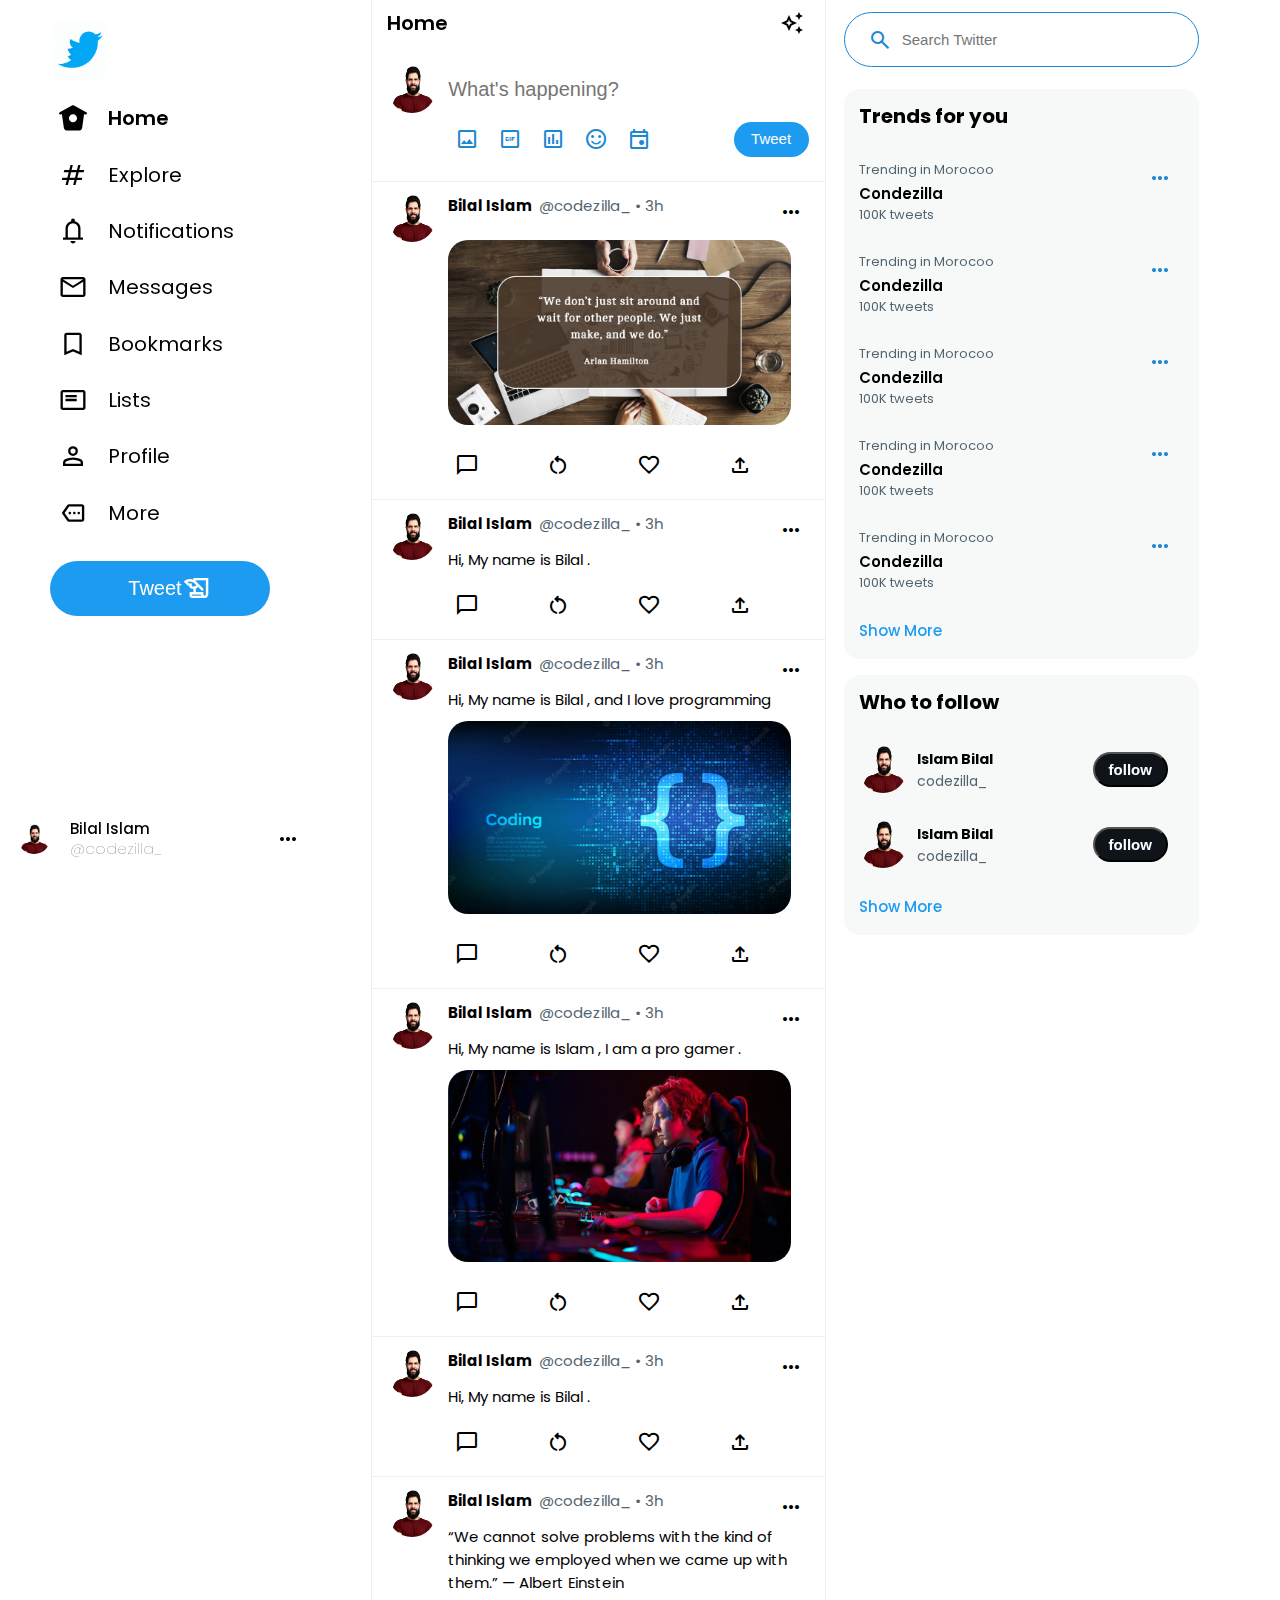
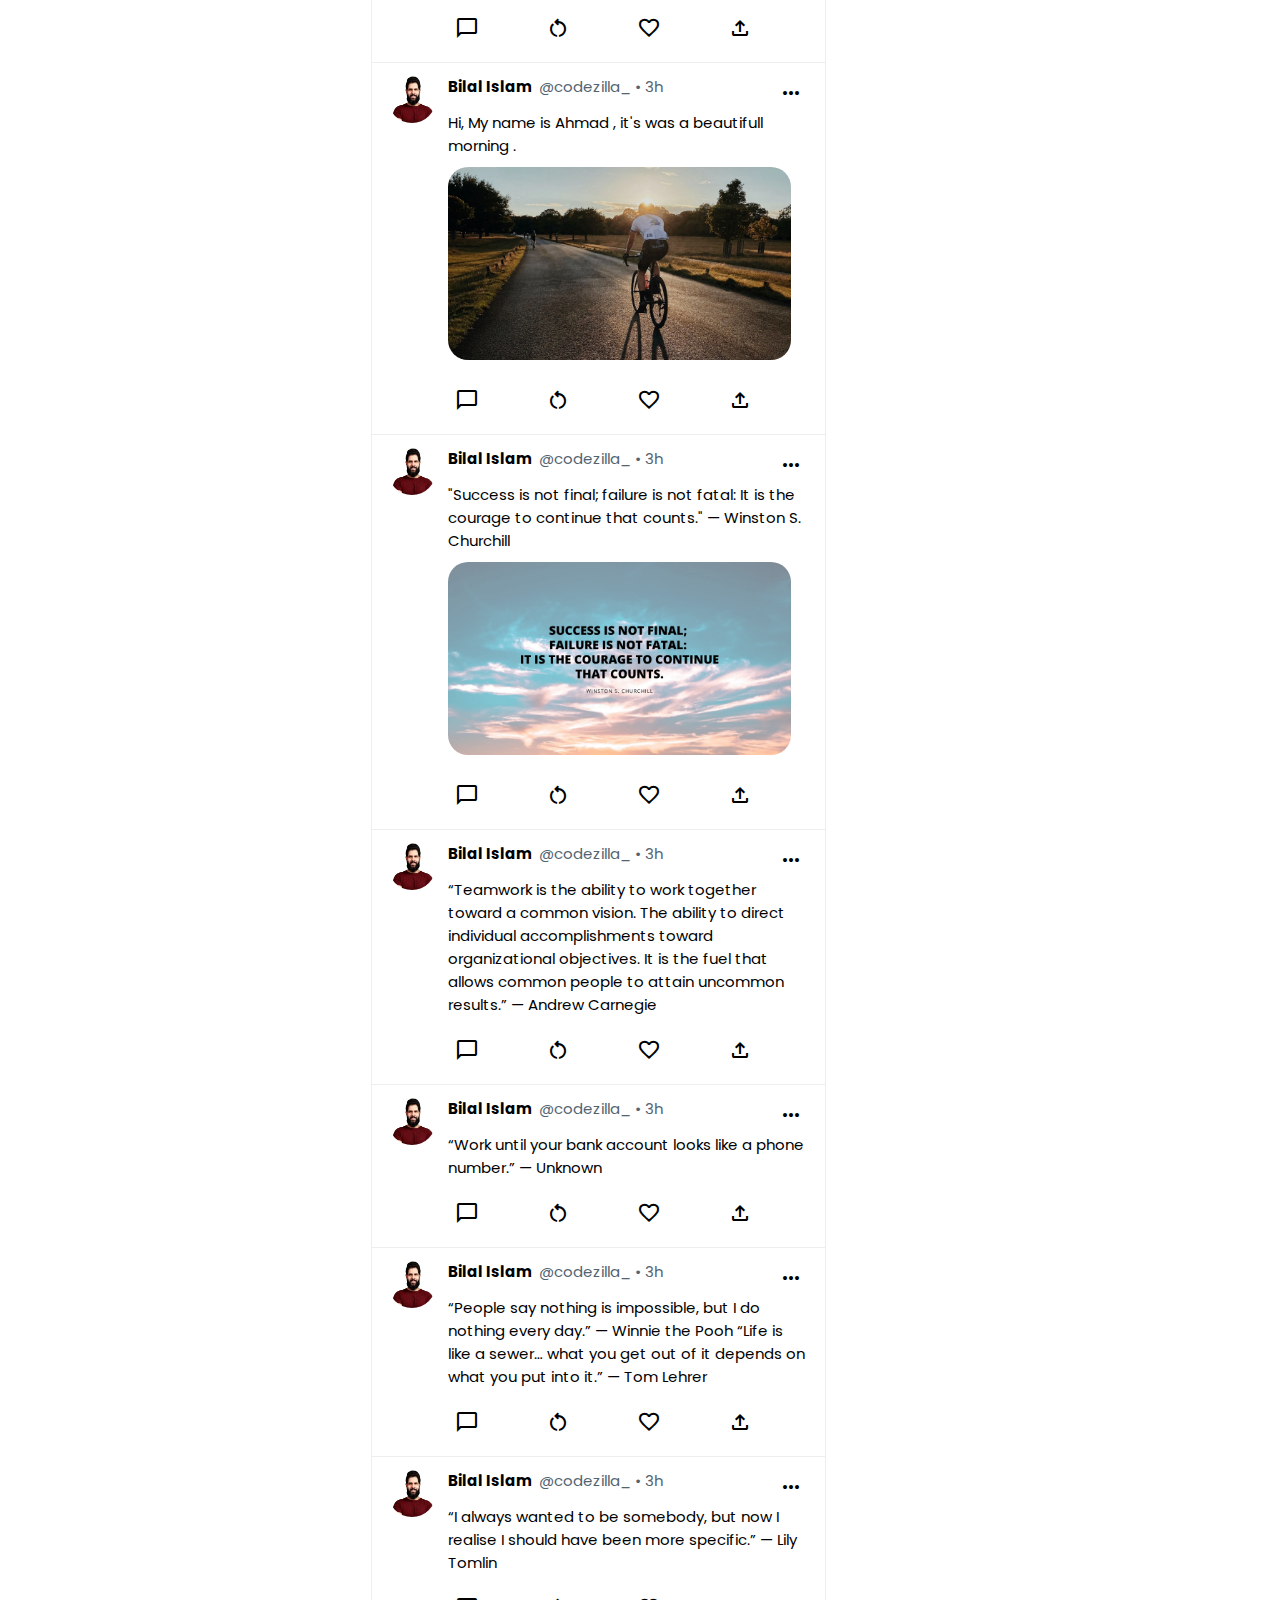
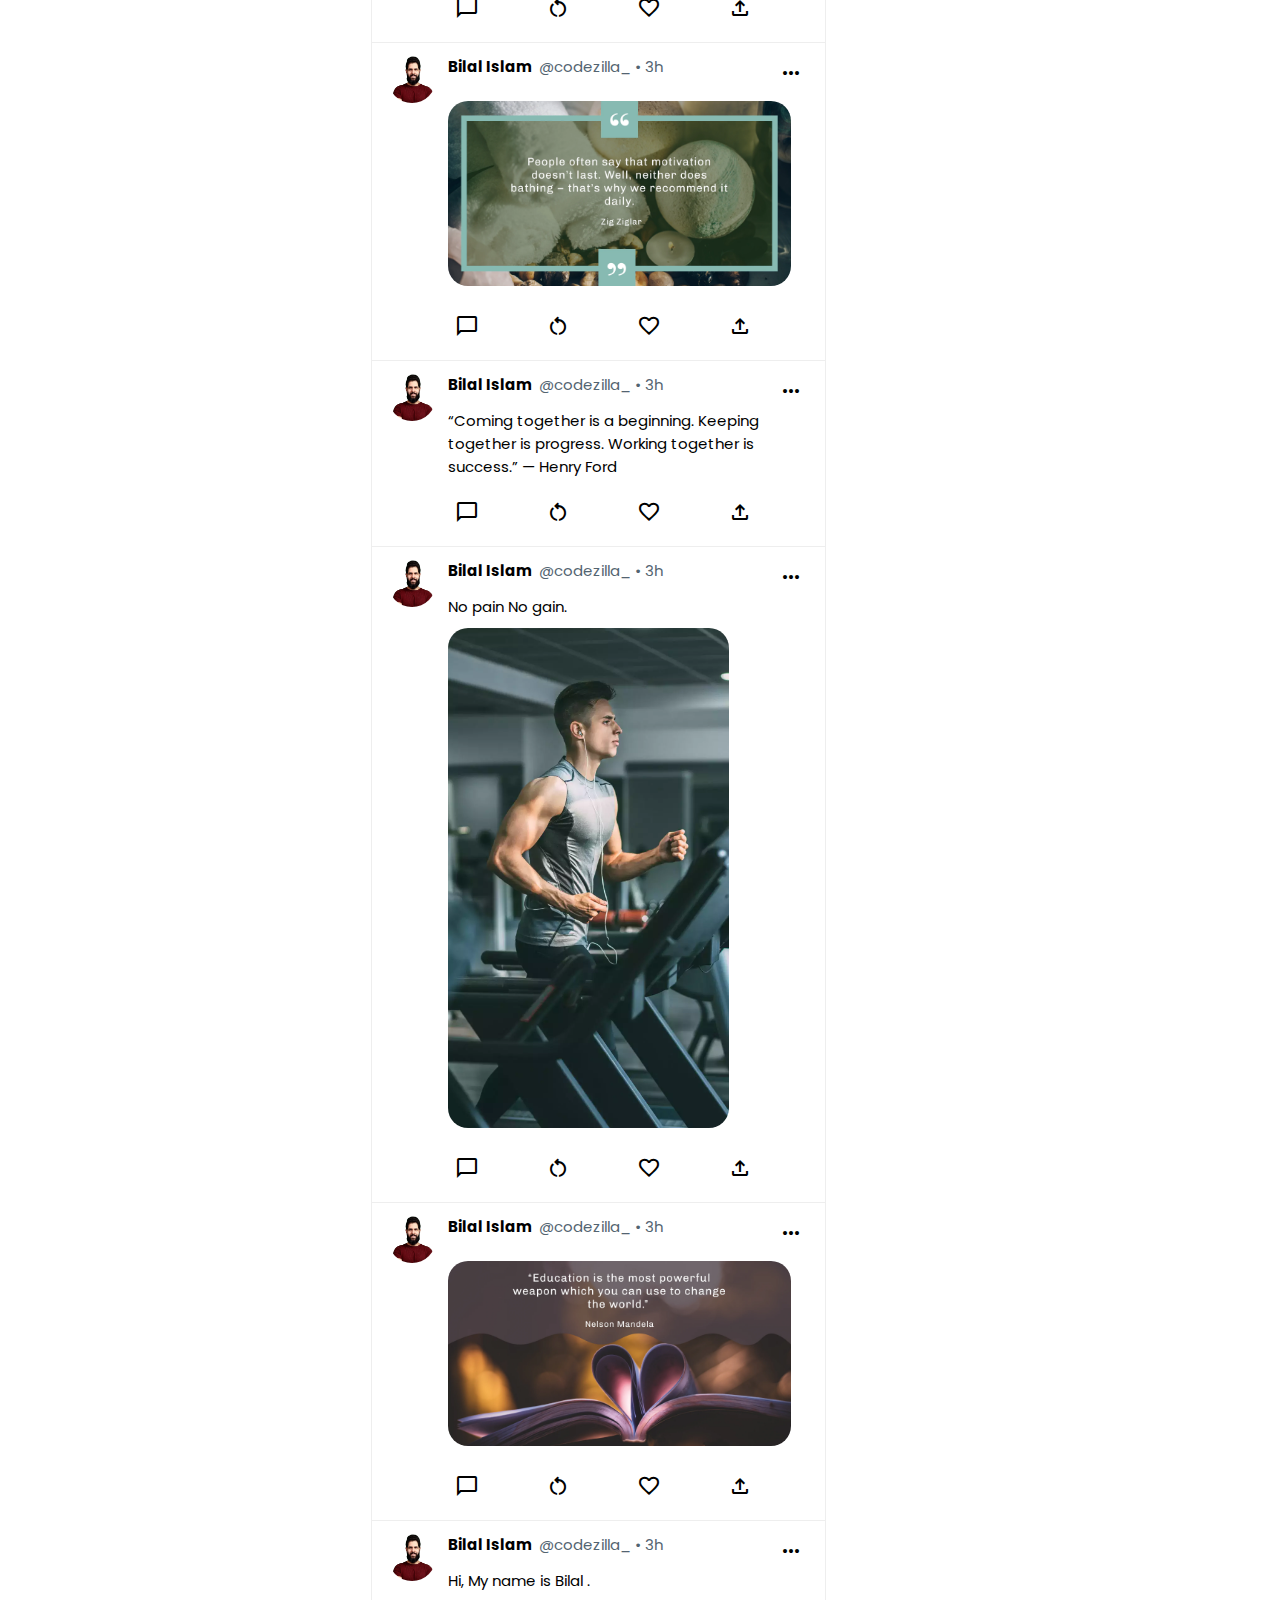
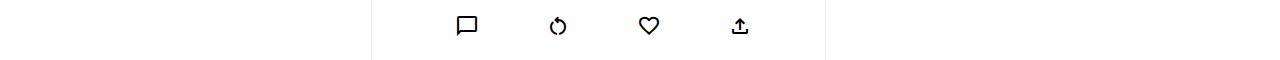
<file: Index.html>
<!DOCTYPE html>
<html lang="en">
  <head>
    <meta charset="UTF-8" />
    <meta http-equiv="X-UA-Compatible" content="IE=edge" />
    <link
      rel="shortcut icon"
      href="images/icons8-twitter-100.png"
      type="image/x-icon"
    />
    <link
      rel="stylesheet"
      href="https://fonts.googleapis.com/css2?family=Material+Symbols+Outlined:opsz,wght,FILL,GRAD@48,400,0,0"
    />
    <link rel="stylesheet" href="Main2.Css" />
    <meta name="viewport" content="width=device-width, initial-scale=1.0" />
    <title>Twitter</title>
  </head>
  <body>
    <header>
      <div class="nav_links">
        <span href="#" class="logo">
          <img src="images/icons8-twitter.gif" alt=""
        /></span>
        <a href="#" class="active">
          <svg
            viewBox="0 0 24 24"
            aria-hidden="true"
            class="r-18jsvk2 r-4qtqp9 r-yyyyoo r-lwhw9o r-dnmrzs r-bnwqim r-1plcrui r-lrvibr r-cnnz9e"
          >
            <g>
              <path
                d="M22.58 7.35L12.475 1.897c-.297-.16-.654-.16-.95 0L1.425 7.35c-.486.264-.667.87-.405 1.356.18.335.525.525.88.525.16 0 .324-.038.475-.12l.734-.396 1.59 11.25c.216 1.214 1.31 2.062 2.66 2.062h9.282c1.35 0 2.444-.848 2.662-2.088l1.588-11.225.737.398c.485.263 1.092.082 1.354-.404.263-.486.08-1.093-.404-1.355zM12 15.435c-1.795 0-3.25-1.455-3.25-3.25s1.455-3.25 3.25-3.25 3.25 1.455 3.25 3.25-1.455 3.25-3.25 3.25z"
              ></path>
            </g>
          </svg>
          <span>Home</span>
        </a>
        <a href="#" class="mcha">
          <i class="material-symbols-outlined mcha">tag</i>
          <span>Explore</span></a
        >
        <a href="#" class="bka">
          <i class="material-symbols-outlined bka"> search </i>
          <span>Notifications</span></a
        >
        <a href="#">
          <i class="material-symbols-outlined"> notifications </i>
          <span>Notifications</span></a
        >

        <a href="#"
          ><i class="material-symbols-outlined"> mail </i><span>Messages</span>
        </a>
        <a href="#" class="mcha">
          <i class="material-symbols-outlined mcha"> bookmark </i>
          <span>Bookmarks</span></a
        >
        <a href="#" class="mcha">
          <i class="material-symbols-outlined mcha"> featured_play_list </i>
          <span>Lists</span></a
        >
        <a href="#" class="mcha">
          <i class="material-symbols-outlined mcha"> person </i>
          <span>Profile</span></a
        >
        <a href="#" class="mcha">
          <i class="material-symbols-outlined mcha"> more </i>
          <span>More</span></a
        >

        <button class="tweet-button">
          <a href="signup.html">
            <span>Tweet</span>
            <i class="material-symbols-outlined"> history_edu </i></a
          >
        </button>
      </div>
      <div class="main_account">
        <a href="#">
          <img src="images/profile-pic.png" />
          <div>
            <span class="account-name">Bilal Islam</span>
            <span class="account-handle">@codezilla_</span>
          </div>
          <i class="material-symbols-outlined"> more_horiz </i>
        </a>
      </div>
    </header>

    <main>
      <div class="main-flex">
        <div class="main-feed">
          <div class="home-bar">
            <span>Home</span>
            <i class="material-symbols-outlined backhover"> auto_awesome </i>
          </div>
          <div class="tweet-box">
            <img class="tweet_img" src="images/profile-pic.png" />
            <div class="new-tweet-dettails">
              <input type="text" placeholder="What's happening?" />
              <div class="new-tweet-actions">
                <ul>
                  <li><i class="material-symbols-outlined"> image </i></li>
                  <li><i class="material-symbols-outlined"> gif_box </i></li>
                  <li><i class="material-symbols-outlined"> poll </i></li>
                  <li>
                    <i class="material-symbols-outlined">
                      sentiment_satisfied
                    </i>
                  </li>
                  <li>
                    <i class="material-symbols-outlined"> event </i>
                  </li>
                </ul>
                <button class="tweet-button">
                  <a href="signup.html"> Tweet</a>
                </button>
              </div>
            </div>
          </div>
          <div class="feed-tweet">
            <img class="tweet_img" src="images/profile-pic.png" />
            <div class="feed-tweet-dettails">
              <div class="tweeter-dettails">
                <div>
                  <a href="#" class="tweeter-name">Bilal Islam</a>
                  <span class="Tweeter-handle">@codezilla_ &#8226; 3h </span>
                </div>
                <i class="material-symbols-outlined backhover">more_horiz</i>
              </div>
              <div class="tweet-content">
                <img src="images/Arlan_Hamilton.webp" alt="" />
              </div>
              <div class="tweet-icons">
                <i class="material-symbols-outlined"> chat_bubble_outline </i>
                <i class="material-symbols-outlined"> restart_alt </i>
                <i class="material-symbols-outlined favorite">
                  favorite_border
                </i>
                <i class="material-symbols-outlined"> upload </i>
              </div>
            </div>
          </div>
          <div class="feed-tweet">
            <img class="tweet_img" src="images/profile-pic.png" />
            <div class="feed-tweet-dettails">
              <div class="tweeter-dettails">
                <div>
                  <a href="#" class="tweeter-name">Bilal Islam</a>
                  <span class="Tweeter-handle">@codezilla_ &#8226; 3h </span>
                </div>
                <i class="material-symbols-outlined backhover">more_horiz</i>
              </div>
              <div class="tweet-content">
                <p>Hi, My name is Bilal .</p>
              </div>
              <div class="tweet-icons">
                <i class="material-symbols-outlined"> chat_bubble_outline </i>
                <i class="material-symbols-outlined"> restart_alt </i>
                <i class="material-symbols-outlined favorite">
                  favorite_border
                </i>
                <i class="material-symbols-outlined"> upload </i>
              </div>
            </div>
          </div>
          <div class="feed-tweet">
            <img class="tweet_img" src="images/profile-pic.png" />
            <div class="feed-tweet-dettails">
              <div class="tweeter-dettails">
                <div>
                  <a href="#" class="tweeter-name">Bilal Islam</a>
                  <span class="Tweeter-handle">@codezilla_ &#8226; 3h </span>
                </div>
                <i class="material-symbols-outlined backhover">more_horiz</i>
              </div>
              <div class="tweet-content">
                <p>Hi, My name is Bilal , and I love programming</p>
                <img
                  src="images/programming-code-icon-made-with-binary-code-coding-hacker-matrix-background-with-digits-1-0_127544-1141.webp"
                />
              </div>
              <div class="tweet-icons">
                <i class="material-symbols-outlined"> chat_bubble_outline </i>
                <i class="material-symbols-outlined"> restart_alt </i>
                <i class="material-symbols-outlined favorite">
                  favorite_border
                </i>
                <i class="material-symbols-outlined"> upload </i>
              </div>
            </div>
          </div>
          <div class="feed-tweet">
            <img class="tweet_img" src="images/profile-pic.png" />
            <div class="feed-tweet-dettails">
              <div class="tweeter-dettails">
                <div>
                  <a href="#" class="tweeter-name">Bilal Islam</a>
                  <span class="Tweeter-handle">@codezilla_ &#8226; 3h </span>
                </div>
                <i class="material-symbols-outlined backhover">more_horiz</i>
              </div>
              <div class="tweet-content">
                <p>Hi, My name is Islam , I am a pro gamer .</p>
                <img
                  src="images/_124986241_gettyimages-1310145791.jpg"
                  alt=""
                />
              </div>
              <div class="tweet-icons">
                <i class="material-symbols-outlined"> chat_bubble_outline </i>
                <i class="material-symbols-outlined"> restart_alt </i>
                <i class="material-symbols-outlined favorite">
                  favorite_border
                </i>
                <i class="material-symbols-outlined"> upload </i>
              </div>
            </div>
          </div>
          <div class="feed-tweet">
            <img class="tweet_img" src="images/profile-pic.png" />
            <div class="feed-tweet-dettails">
              <div class="tweeter-dettails">
                <div>
                  <a href="#" class="tweeter-name">Bilal Islam</a>
                  <span class="Tweeter-handle">@codezilla_ &#8226; 3h </span>
                </div>
                <i class="material-symbols-outlined backhover">more_horiz</i>
              </div>
              <div class="tweet-content">
                <p>Hi, My name is Bilal .</p>
              </div>
              <div class="tweet-icons">
                <i class="material-symbols-outlined"> chat_bubble_outline </i>
                <i class="material-symbols-outlined"> restart_alt </i>
                <i class="material-symbols-outlined favorite">
                  favorite_border
                </i>
                <i class="material-symbols-outlined"> upload </i>
              </div>
            </div>
          </div>
          <div class="feed-tweet">
            <img class="tweet_img" src="images/profile-pic.png" />
            <div class="feed-tweet-dettails">
              <div class="tweeter-dettails">
                <div>
                  <a href="#" class="tweeter-name">Bilal Islam</a>
                  <span class="Tweeter-handle">@codezilla_ &#8226; 3h </span>
                </div>
                <i class="material-symbols-outlined backhover">more_horiz</i>
              </div>
              <div class="tweet-content">
                <p>
                  “We cannot solve problems with the kind of thinking we
                  employed when we came up with them.” — Albert Einstein
                </p>
              </div>
              <div class="tweet-icons">
                <i class="material-symbols-outlined"> chat_bubble_outline </i>
                <i class="material-symbols-outlined"> restart_alt </i>
                <i class="material-symbols-outlined favorite">
                  favorite_border
                </i>
                <i class="material-symbols-outlined"> upload </i>
              </div>
            </div>
          </div>
          <div class="feed-tweet">
            <img class="tweet_img" src="images/profile-pic.png" />
            <div class="feed-tweet-dettails">
              <div class="tweeter-dettails">
                <div>
                  <a href="#" class="tweeter-name">Bilal Islam</a>
                  <span class="Tweeter-handle">@codezilla_ &#8226; 3h </span>
                </div>
                <i class="material-symbols-outlined backhover">more_horiz</i>
              </div>
              <div class="tweet-content">
                <p>Hi, My name is Ahmad , it's was a beautifull morning .</p>
                <img src="images/Benefits of cycling.webp" alt="" />
              </div>
              <div class="tweet-icons">
                <i class="material-symbols-outlined"> chat_bubble_outline </i>
                <i class="material-symbols-outlined"> restart_alt </i>
                <i class="material-symbols-outlined favorite">
                  favorite_border
                </i>
                <i class="material-symbols-outlined"> upload </i>
              </div>
            </div>
          </div>
          <div class="feed-tweet">
            <img class="tweet_img" src="images/profile-pic.png" />
            <div class="feed-tweet-dettails">
              <div class="tweeter-dettails">
                <div>
                  <a href="#" class="tweeter-name">Bilal Islam</a>
                  <span class="Tweeter-handle">@codezilla_ &#8226; 3h </span>
                </div>
                <i class="material-symbols-outlined backhover">more_horiz</i>
              </div>
              <div class="tweet-content">
                <p>
                  "Success is not final; failure is not fatal: It is the courage
                  to continue that counts." — Winston S. Churchill
                  <img
                    src="images/Fearless_Motivational_Quote_Desktop_Wallpaper_1.webp"
                    alt=""
                  />
                </p>
              </div>
              <div class="tweet-icons">
                <i class="material-symbols-outlined"> chat_bubble_outline </i>
                <i class="material-symbols-outlined"> restart_alt </i>
                <i class="material-symbols-outlined favorite">
                  favorite_border
                </i>
                <i class="material-symbols-outlined"> upload </i>
              </div>
            </div>
          </div>
          <div class="feed-tweet">
            <img class="tweet_img" src="images/profile-pic.png" />
            <div class="feed-tweet-dettails">
              <div class="tweeter-dettails">
                <div>
                  <a href="#" class="tweeter-name">Bilal Islam</a>
                  <span class="Tweeter-handle">@codezilla_ &#8226; 3h </span>
                </div>
                <i class="material-symbols-outlined backhover">more_horiz</i>
              </div>
              <div class="tweet-content">
                <p>
                  “Teamwork is the ability to work together toward a common
                  vision. The ability to direct individual accomplishments
                  toward organizational objectives. It is the fuel that allows
                  common people to attain uncommon results.” — Andrew Carnegie
                </p>
              </div>
              <div class="tweet-icons">
                <i class="material-symbols-outlined"> chat_bubble_outline </i>
                <i class="material-symbols-outlined"> restart_alt </i>
                <i class="material-symbols-outlined favorite">
                  favorite_border
                </i>
                <i class="material-symbols-outlined"> upload </i>
              </div>
            </div>
          </div>
          <div class="feed-tweet">
            <img class="tweet_img" src="images/profile-pic.png" />
            <div class="feed-tweet-dettails">
              <div class="tweeter-dettails">
                <div>
                  <a href="#" class="tweeter-name">Bilal Islam</a>
                  <span class="Tweeter-handle">@codezilla_ &#8226; 3h </span>
                </div>
                <i class="material-symbols-outlined backhover">more_horiz</i>
              </div>
              <div class="tweet-content">
                <p>
                  “Work until your bank account looks like a phone number.” —
                  Unknown
                </p>
              </div>
              <div class="tweet-icons">
                <i class="material-symbols-outlined"> chat_bubble_outline </i>
                <i class="material-symbols-outlined"> restart_alt </i>
                <i class="material-symbols-outlined favorite">
                  favorite_border
                </i>
                <i class="material-symbols-outlined"> upload </i>
              </div>
            </div>
          </div>
          <div class="feed-tweet">
            <img class="tweet_img" src="images/profile-pic.png" />
            <div class="feed-tweet-dettails">
              <div class="tweeter-dettails">
                <div>
                  <a href="#" class="tweeter-name">Bilal Islam</a>
                  <span class="Tweeter-handle">@codezilla_ &#8226; 3h </span>
                </div>
                <i class="material-symbols-outlined backhover">more_horiz</i>
              </div>
              <div class="tweet-content">
                <p>
                  “People say nothing is impossible, but I do nothing every
                  day.” — Winnie the Pooh “Life is like a sewer… what you get
                  out of it depends on what you put into it.” — Tom Lehrer
                </p>
              </div>
              <div class="tweet-icons">
                <i class="material-symbols-outlined"> chat_bubble_outline </i>
                <i class="material-symbols-outlined"> restart_alt </i>
                <i class="material-symbols-outlined favorite">
                  favorite_border
                </i>
                <i class="material-symbols-outlined"> upload </i>
              </div>
            </div>
          </div>
          <div class="feed-tweet">
            <img class="tweet_img" src="images/profile-pic.png" />
            <div class="feed-tweet-dettails">
              <div class="tweeter-dettails">
                <div>
                  <a href="#" class="tweeter-name">Bilal Islam</a>
                  <span class="Tweeter-handle">@codezilla_ &#8226; 3h </span>
                </div>
                <i class="material-symbols-outlined backhover">more_horiz</i>
              </div>
              <div class="tweet-content">
                <p>
                  “I always wanted to be somebody, but now I realise I should
                  have been more specific.” — Lily Tomlin
                </p>
              </div>
              <div class="tweet-icons">
                <i class="material-symbols-outlined"> chat_bubble_outline </i>
                <i class="material-symbols-outlined"> restart_alt </i>
                <i class="material-symbols-outlined favorite">
                  favorite_border
                </i>
                <i class="material-symbols-outlined"> upload </i>
              </div>
            </div>
          </div>
          <div class="feed-tweet">
            <img class="tweet_img" src="images/profile-pic.png" />
            <div class="feed-tweet-dettails">
              <div class="tweeter-dettails">
                <div>
                  <a href="#" class="tweeter-name">Bilal Islam</a>
                  <span class="Tweeter-handle">@codezilla_ &#8226; 3h </span>
                </div>
                <i class="material-symbols-outlined backhover">more_horiz</i>
              </div>
              <div class="tweet-content">
                <img src="images/Zig_Ziglar.webp" alt="" />
              </div>
              <div class="tweet-icons">
                <i class="material-symbols-outlined"> chat_bubble_outline </i>
                <i class="material-symbols-outlined"> restart_alt </i>
                <i class="material-symbols-outlined favorite">
                  favorite_border
                </i>
                <i class="material-symbols-outlined"> upload </i>
              </div>
            </div>
          </div>
          <div class="feed-tweet">
            <img class="tweet_img" src="images/profile-pic.png" />
            <div class="feed-tweet-dettails">
              <div class="tweeter-dettails">
                <div>
                  <a href="#" class="tweeter-name">Bilal Islam</a>
                  <span class="Tweeter-handle">@codezilla_ &#8226; 3h </span>
                </div>
                <i class="material-symbols-outlined backhover">more_horiz</i>
              </div>
              <div class="tweet-content">
                <p>
                  “Coming together is a beginning. Keeping together is progress.
                  Working together is success.” — Henry Ford
                </p>
              </div>
              <div class="tweet-icons">
                <i class="material-symbols-outlined"> chat_bubble_outline </i>
                <i class="material-symbols-outlined"> restart_alt </i>
                <i class="material-symbols-outlined favorite">
                  favorite_border
                </i>
                <i class="material-symbols-outlined"> upload </i>
              </div>
            </div>
          </div>
          <div class="feed-tweet">
            <img class="tweet_img" src="images/profile-pic.png" />
            <div class="feed-tweet-dettails">
              <div class="tweeter-dettails">
                <div>
                  <a href="#" class="tweeter-name">Bilal Islam</a>
                  <span class="Tweeter-handle">@codezilla_ &#8226; 3h </span>
                </div>
                <i class="material-symbols-outlined backhover">more_horiz</i>
              </div>
              <div class="tweet-content">
                <p>No pain No gain.</p>
                <img src="images/91740413.webp" alt="" />
              </div>
              <div class="tweet-icons">
                <i class="material-symbols-outlined"> chat_bubble_outline </i>
                <i class="material-symbols-outlined"> restart_alt </i>
                <i class="material-symbols-outlined favorite">
                  favorite_border
                </i>
                <i class="material-symbols-outlined"> upload </i>
              </div>
            </div>
          </div>
          <div class="feed-tweet">
            <img class="tweet_img" src="images/profile-pic.png" />
            <div class="feed-tweet-dettails">
              <div class="tweeter-dettails">
                <div>
                  <a href="#" class="tweeter-name">Bilal Islam</a>
                  <span class="Tweeter-handle">@codezilla_ &#8226; 3h </span>
                </div>
                <i class="material-symbols-outlined backhover">more_horiz</i>
              </div>
              <div class="tweet-content">
                <img src="images/Nelsson_Mandela.webp" alt="" />
              </div>
              <div class="tweet-icons">
                <i class="material-symbols-outlined"> chat_bubble_outline </i>
                <i class="material-symbols-outlined"> restart_alt </i>
                <i class="material-symbols-outlined favorite">
                  favorite_border
                </i>
                <i class="material-symbols-outlined"> upload </i>
              </div>
            </div>
          </div>
          <div class="feed-tweet">
            <img class="tweet_img" src="images/profile-pic.png" />
            <div class="feed-tweet-dettails">
              <div class="tweeter-dettails">
                <div>
                  <a href="#" class="tweeter-name">Bilal Islam</a>
                  <span class="Tweeter-handle">@codezilla_ &#8226; 3h </span>
                </div>
                <i class="material-symbols-outlined backhover">more_horiz</i>
              </div>
              <div class="tweet-content">
                <p>Hi, My name is Bilal .</p>
              </div>
              <div class="tweet-icons">
                <i class="material-symbols-outlined"> chat_bubble_outline </i>
                <i class="material-symbols-outlined"> restart_alt </i>
                <i class="material-symbols-outlined favorite">
                  favorite_border
                </i>
                <i class="material-symbols-outlined"> upload </i>
              </div>
            </div>
          </div>
        </div>
        <div class="side-feed">
          <div class="search">
            <div>
              <i class="material-symbols-outlined">search</i>
              <input type="text" placeholder="Search Twitter" />
            </div>
          </div>
          <div class="trending">
            <h1 class="h1-title">Trends for you</h1>

            <div class="trending-item">
              <div class="item-category">
                <p>Trending in Morocoo</p>
                <i class="material-symbols-outlined backhover">more_horiz</i>
              </div>
              <p>Condezilla</p>
              <span>100K tweets</span>
            </div>
            <div class="trending-item">
              <div class="item-category">
                <p>Trending in Morocoo</p>
                <i class="material-symbols-outlined backhover">more_horiz</i>
              </div>
              <p>Condezilla</p>
              <span>100K tweets</span>
            </div>
            <div class="trending-item">
              <div class="item-category">
                <p>Trending in Morocoo</p>
                <i class="material-symbols-outlined backhover">more_horiz</i>
              </div>
              <p>Condezilla</p>
              <span>100K tweets</span>
            </div>
            <div class="trending-item">
              <div class="item-category">
                <p>Trending in Morocoo</p>
                <i class="material-symbols-outlined backhover">more_horiz</i>
              </div>
              <p>Condezilla</p>
              <span>100K tweets</span>
            </div>
            <div class="trending-item">
              <div class="item-category">
                <p>Trending in Morocoo</p>
                <i class="material-symbols-outlined backhover">more_horiz</i>
              </div>
              <p>Condezilla</p>
              <span>100K tweets</span>
            </div>
            <a href="#" class="show-more">Show More</a>
          </div>
          <div class="follow">
            <h1 class="h1-title">Who to follow</h1>
            <div class="follow-profile">
              <img class="tweet_img" src="images/profile-pic.png" />
              <div class="follow-dettails">
                <a href="#"> Islam Bilal </a>
                <span>codezilla_</span>
              </div>
              <button>follow</button>
            </div>
            <div class="follow-profile">
              <img class="tweet_img" src="images/profile-pic.png" />
              <div class="follow-dettails">
                <a href="#"> Islam Bilal </a>
                <span>codezilla_</span>
              </div>
              <button>follow</button>
            </div>
            <a href="#" class="show-more">Show More</a>
          </div>
        </div>
      </div>
    </main>
  </body>
</html>
</file>
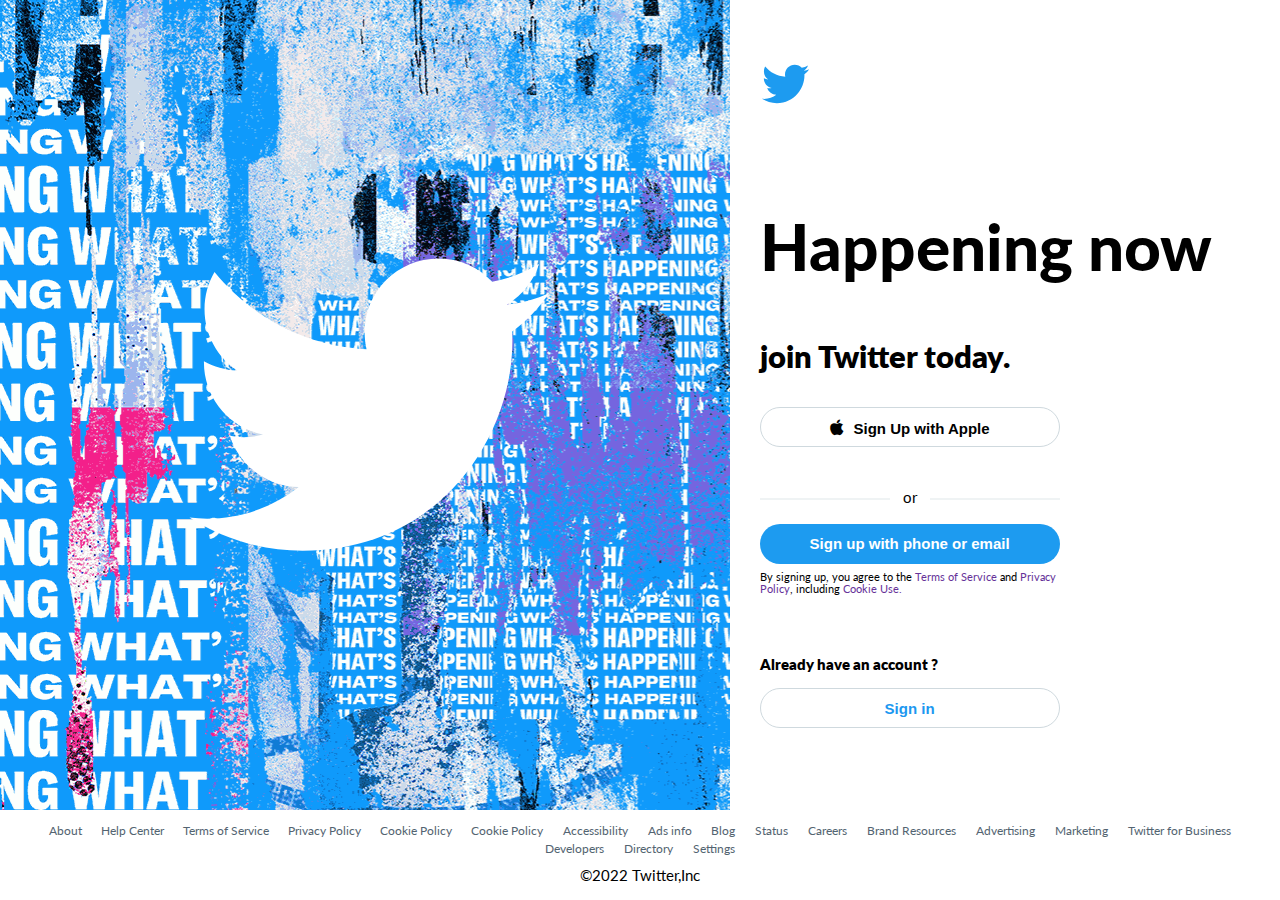
<file: Index-signup.html>
<!DOCTYPE html>
<html lang="en">
  <head>
    <meta charset="UTF-8" />
    <meta http-equiv="X-UA-Compatible" content="IE=edge" />
    <meta name="viewport" content="width=device-width, initial-scale=1.0" />

    <link
      rel="shortcut icon"
      href="images/icons8-twitter-100.png"
      type="image/x-icon"
    />
    <link rel="stylesheet" href="Main.css" />
    <link rel="stylesheet" href="css/all.min.css" />
    <title>Twitter</title>
  </head>
  <body>
    <div class="container">
      <a href="Index.Html" class="image">
        <svg
          class="big-bird"
          viewBox="0 0 24 24"
          aria-hidden="true"
          class="r-jwli3a r-4qtqp9 r-yyyyoo r-labphf r-1777fci r-dnmrzs r-494qqr r-bnwqim r-1plcrui r-lrvibr"
        >
          <g>
            <path
              d="M23.643 4.937c-.835.37-1.732.62-2.675.733.962-.576 1.7-1.49 2.048-2.578-.9.534-1.897.922-2.958 1.13-.85-.904-2.06-1.47-3.4-1.47-2.572 0-4.658 2.086-4.658 4.66 0 .364.042.718.12 1.06-3.873-.195-7.304-2.05-9.602-4.868-.4.69-.63 1.49-.63 2.342 0 1.616.823 3.043 2.072 3.878-.764-.025-1.482-.234-2.11-.583v.06c0 2.257 1.605 4.14 3.737 4.568-.392.106-.803.162-1.227.162-.3 0-.593-.028-.877-.082.593 1.85 2.313 3.198 4.352 3.234-1.595 1.25-3.604 1.995-5.786 1.995-.376 0-.747-.022-1.112-.065 2.062 1.323 4.51 2.093 7.14 2.093 8.57 0 13.255-7.098 13.255-13.254 0-.2-.005-.402-.014-.602.91-.658 1.7-1.477 2.323-2.41z"
            ></path>
          </g>
        </svg>
      </a>
      <div class="content">
        <a href="Index.Html">
          <svg
            class="small-bird"
            viewBox="0 0 24 24"
            aria-hidden="true"
            class="r-jwli3a r-4qtqp9 r-yyyyoo r-labphf r-1777fci r-dnmrzs r-494qqr r-bnwqim r-1plcrui r-lrvibr"
          >
            <g>
              <path
                d="M23.643 4.937c-.835.37-1.732.62-2.675.733.962-.576 1.7-1.49 2.048-2.578-.9.534-1.897.922-2.958 1.13-.85-.904-2.06-1.47-3.4-1.47-2.572 0-4.658 2.086-4.658 4.66 0 .364.042.718.12 1.06-3.873-.195-7.304-2.05-9.602-4.868-.4.69-.63 1.49-.63 2.342 0 1.616.823 3.043 2.072 3.878-.764-.025-1.482-.234-2.11-.583v.06c0 2.257 1.605 4.14 3.737 4.568-.392.106-.803.162-1.227.162-.3 0-.593-.028-.877-.082.593 1.85 2.313 3.198 4.352 3.234-1.595 1.25-3.604 1.995-5.786 1.995-.376 0-.747-.022-1.112-.065 2.062 1.323 4.51 2.093 7.14 2.093 8.57 0 13.255-7.098 13.255-13.254 0-.2-.005-.402-.014-.602.91-.658 1.7-1.477 2.323-2.41z"
              ></path>
            </g>
          </svg>
        </a>
        <h1>Happening now</h1>
        <h3>join Twitter today.</h3>
        <button class="btn btn-apple">
          <a href="#"
            ><i class="fa-brands fa-apple"></i><span>Sign Up with Apple</span>
          </a>
        </button>
        <div class="or">
          <span>or</span>
        </div>
        <button class="btn btn-signup-n">
          <a href="#">Sign up with phone or email</a>
        </button>
        <small
          >By signing up, you agree to the <a href="#"> Terms of Service</a> and
          <a href="#">Privacy Policy</a>, including
          <a href=""> Cookie Use.</a></small
        >
        <p class="already">Already have an account ?</p>
        <button class="btn btn-signup"><a href="#">Sign in</a></button>
      </div>
    </div>
    <footer>
      <nav>
        <a href="#"> About </a>
        <a href="#"> Help Center </a>
        <a href="#"> Terms of Service </a>
        <a href="#"> Privacy Policy </a>
        <a href="#"> Cookie Policy </a>
        <a href="#"> Cookie Policy</a>
        <a href="#"> Accessibility</a>
        <a href="#"> Ads info </a>
        <a href="#"> Blog</a>
        <a href="#"> Status</a>
        <a href="#"> Careers</a>
        <a href="#"> Brand Resources</a>
        <a href="#"> Advertising</a>
        <a href="#"> Marketing</a>
        <a href="#"> Twitter for Business</a>
        <a href="#"> Developers</a>
        <a href="#"> Directory</a>
        <a href="#"> Settings</a>
      </nav>
      <p>&copy;2022 Twitter,Inc</p>
    </footer>
  </body>
</html>
</file>
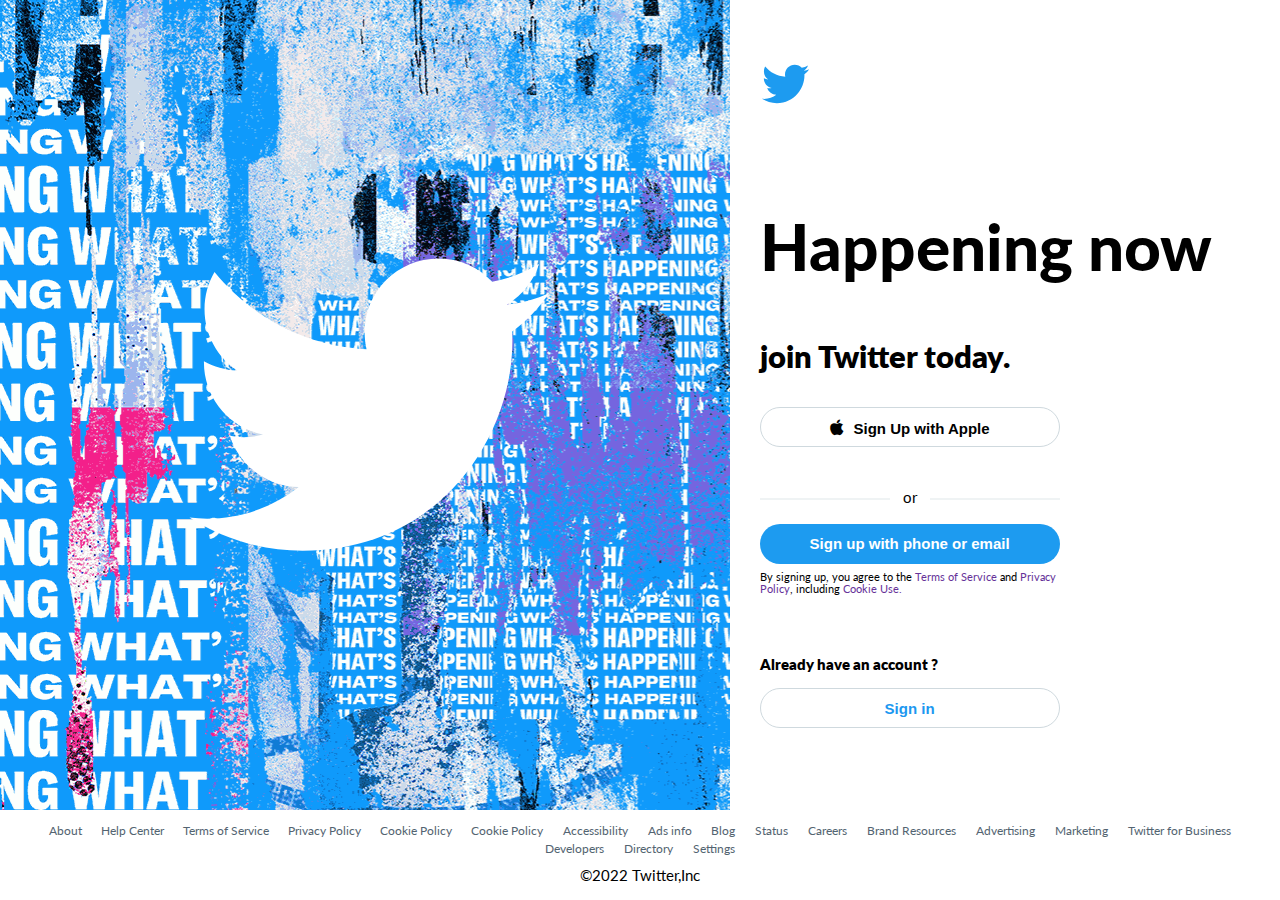
<file: signup.html>
<!DOCTYPE html>
<html lang="en">
  <head>
    <meta charset="UTF-8" />
    <meta http-equiv="X-UA-Compatible" content="IE=edge" />
    <meta name="viewport" content="width=device-width, initial-scale=1.0" />

    <link
      rel="shortcut icon"
      href="images/icons8-twitter-100.png"
      type="image/x-icon"
    />
    <link rel="stylesheet" href="Main.css" />
    <link rel="stylesheet" href="css/all.min.css" />
    <title>Twitter</title>
  </head>
  <body>
    <div class="container">
      <a href="Index.html" class="image">
        <svg
          class="big-bird"
          viewBox="0 0 24 24"
          aria-hidden="true"
          class="r-jwli3a r-4qtqp9 r-yyyyoo r-labphf r-1777fci r-dnmrzs r-494qqr r-bnwqim r-1plcrui r-lrvibr"
        >
          <g>
            <path
              d="M23.643 4.937c-.835.37-1.732.62-2.675.733.962-.576 1.7-1.49 2.048-2.578-.9.534-1.897.922-2.958 1.13-.85-.904-2.06-1.47-3.4-1.47-2.572 0-4.658 2.086-4.658 4.66 0 .364.042.718.12 1.06-3.873-.195-7.304-2.05-9.602-4.868-.4.69-.63 1.49-.63 2.342 0 1.616.823 3.043 2.072 3.878-.764-.025-1.482-.234-2.11-.583v.06c0 2.257 1.605 4.14 3.737 4.568-.392.106-.803.162-1.227.162-.3 0-.593-.028-.877-.082.593 1.85 2.313 3.198 4.352 3.234-1.595 1.25-3.604 1.995-5.786 1.995-.376 0-.747-.022-1.112-.065 2.062 1.323 4.51 2.093 7.14 2.093 8.57 0 13.255-7.098 13.255-13.254 0-.2-.005-.402-.014-.602.91-.658 1.7-1.477 2.323-2.41z"
            ></path>
          </g>
        </svg>
      </a>
      <div class="content">
        <a href="Index.html">
          <svg
            class="small-bird"
            viewBox="0 0 24 24"
            aria-hidden="true"
            class="r-jwli3a r-4qtqp9 r-yyyyoo r-labphf r-1777fci r-dnmrzs r-494qqr r-bnwqim r-1plcrui r-lrvibr"
          >
            <g>
              <path
                d="M23.643 4.937c-.835.37-1.732.62-2.675.733.962-.576 1.7-1.49 2.048-2.578-.9.534-1.897.922-2.958 1.13-.85-.904-2.06-1.47-3.4-1.47-2.572 0-4.658 2.086-4.658 4.66 0 .364.042.718.12 1.06-3.873-.195-7.304-2.05-9.602-4.868-.4.69-.63 1.49-.63 2.342 0 1.616.823 3.043 2.072 3.878-.764-.025-1.482-.234-2.11-.583v.06c0 2.257 1.605 4.14 3.737 4.568-.392.106-.803.162-1.227.162-.3 0-.593-.028-.877-.082.593 1.85 2.313 3.198 4.352 3.234-1.595 1.25-3.604 1.995-5.786 1.995-.376 0-.747-.022-1.112-.065 2.062 1.323 4.51 2.093 7.14 2.093 8.57 0 13.255-7.098 13.255-13.254 0-.2-.005-.402-.014-.602.91-.658 1.7-1.477 2.323-2.41z"
              ></path>
            </g>
          </svg>
        </a>
        <h1>Happening now</h1>
        <h3>join Twitter today.</h3>
        <button class="btn btn-apple">
          <a href="#"
            ><i class="fa-brands fa-apple"></i><span>Sign Up with Apple</span>
          </a>
        </button>
        <div class="or">
          <span>or</span>
        </div>
        <button class="btn btn-signup-n">
          <a href="#">Sign up with phone or email</a>
        </button>
        <small
          >By signing up, you agree to the <a href="#"> Terms of Service</a> and
          <a href="#">Privacy Policy</a>, including
          <a href=""> Cookie Use.</a></small
        >
        <p class="already">Already have an account ?</p>
        <button class="btn btn-signup"><a href="#">Sign in</a></button>
      </div>
    </div>
    <footer>
      <nav>
        <a href="#"> About </a>
        <a href="#"> Help Center </a>
        <a href="#"> Terms of Service </a>
        <a href="#"> Privacy Policy </a>
        <a href="#"> Cookie Policy </a>
        <a href="#"> Cookie Policy</a>
        <a href="#"> Accessibility</a>
        <a href="#"> Ads info </a>
        <a href="#"> Blog</a>
        <a href="#"> Status</a>
        <a href="#"> Careers</a>
        <a href="#"> Brand Resources</a>
        <a href="#"> Advertising</a>
        <a href="#"> Marketing</a>
        <a href="#"> Twitter for Business</a>
        <a href="#"> Developers</a>
        <a href="#"> Directory</a>
        <a href="#"> Settings</a>
      </nav>
      <p>&copy;2022 Twitter,Inc</p>
    </footer>
  </body>
</html>
</file>
<file: Main2.Css>
@import url("https://fonts.googleapis.com/css2?family=Poppins:wght@200;300;400;500;600;700;800;900&display=swap");
* {
  padding: 0;
  margin: 0;
  text-decoration: none;
  box-sizing: border-box;
}
:root {
  font-size: 10px;
}
body {
  font-family: "Poppins", sans-serif;
}
a {
  font-size: 1.5rem;
  font-weight: 400;
  line-height: 24px;
}
header {
  position: fixed;
  left: 0;
  top: 0;
  display: flex;
  flex-direction: column;
  justify-content: space-between;
  padding: 10px 0 10px 10%;
  width: 29%;
  height: 100%;
}
.nav_links .bka {
  display: none;
}
.nav_links {
  display: flex;
  flex-direction: column;
  justify-content: space-between;
  padding: 10px 50px;
  width: 100%;
  height: 70%;
}

.nav_links a {
  padding: 8px 25px 8px 8px;
  width: fit-content;
  color: black;
  display: flex;
  align-items: center;
  font-size: 2rem;
  font-weight: 400;
  border-radius: 99999px;
  transition-duration: 0.2s;
}
.nav_links a:hover:not(.tweet-button a) {
  background: rgba(15, 20, 0, 0.1);
}
.nav_links a i {
  font-size: 3rem;
}
.active span {
  font-weight: 600;
}
.nav_links a span {
  margin-left: 2rem;
}
.nav_links a:first-child {
  padding: 8px;
}

.nav_links span img {
  width: 60px;
}
.nav_links a svg {
  min-width: 30px;
}
.tweet-button {
  background: rgba(29, 155, 240);
  border-radius: 9999px;
  width: 100%;
  font-weight: 700;
  margin-top: 15px;
  height: 55px;
  font-size: 1.7rem;
  cursor: pointer;
  transition-duration: 0.2s;
  border: none;
  display: flex;
  align-items: center;
  justify-content: center;
  gap: 1rem;
}
.tweet-button a {
  color: white;
}
.tweet-button:hover {
  background: rgb(26, 140, 216);
}
.main_account {
  height: 30%;
  width: 100%;
  padding-top: 185px;
}
.main_account a {
  display: flex;
  justify-content: space-between;
  align-items: center;
  color: black;

  border-radius: 9999px;
  margin-right: 10px;
  padding: 8px 10px 8px 15px;
}
.main_account a:hover {
  background: rgba(15, 20, 25, 0.1);
}
.main_account img {
  width: 38px;
  border-radius: 50%;
  background: white;
  padding: 3px;
}
.main_account div {
  display: flex;
  flex-direction: column;
  margin-left: 1rem;
  font-size: 15px;
  line-height: 2rem;
  flex-basis: 70%;
}
.main_account div .account-name {
  font-weight: 500;
}
.main_account div .account-handle {
  color: #536471;
  font-weight: 100;
}
main {
  width: 71%;
  height: 100%;
  margin-left: 29%;
}
.main-flex {
  display: flex;
  width: 100%;
}
.main-feed {
  width: 50%;
  border-left: 1px solid #eee;
  border-right: 1px solid #eee;
}
.side-feed {
  width: 50%;
}
.home-bar {
  display: flex;
  justify-content: space-between;
  align-items: center;
  width: 100%;
  padding: 5px 15px;
  font-size: 2rem;

  font-weight: 600;
  background: rgba(255, 255, 255, 0.9);
  position: sticky;
  top: 0;
  left: 0;
}
.backhover {
  padding: 6px;
}
.backhover:hover {
  background: rgba(15, 20, 25, 0.1);
  border-radius: 50%;
}
.tweet-box {
  display: flex;
  padding: 4px 16px;
  margin-top: 1.5rem;
  width: 100%;
  height: 120px;
}
.tweet_img {
  width: 48px;
  height: 48px;
  border-radius: 9999px;

  cursor: pointer;
}
.tweet-box .tweet-button {
  width: 75px;
  height: 35px;
  margin: 0;
  font-weight: 400;
  font-size: 1.5rem;
}
.new-tweet-dettails {
  display: flex;
  flex-direction: column;
  justify-content: space-evenly;
  margin-left: 12px;
  padding-top: 4px;
  width: 100%;
}
.new-tweet-dettails input {
  outline: none;
  border: none;
  font-size: 2rem;
  height: 24px;
}
.new-tweet-dettails ul {
  list-style: none;
  display: flex;
}
.new-tweet-dettails ul li i,
.trending-item i {
  color: #1c88d2;
  cursor: pointer;
  margin-right: 5px;
  padding: 7px;
}
.new-tweet-dettails ul li i:hover,
.trending-item i:hover {
  background: rgba(29, 155, 240, 0.1);

  border-radius: 9999px;
}
.new-tweet-dettails .new-tweet-actions {
  display: flex;
  justify-content: space-between;
  align-items: center;
  width: 100%;
  height: 60px;
}
.feed-tweet {
  border-top: 1px solid #eee;

  width: 100%;
  display: flex;
  padding: 12px 16px 0 16px;
  min-height: 100px;
  cursor: pointer;
}
.feed-tweet:hover {
  background: rgba(0, 0, 0, 0.03);
}
.tweet_img {
  width: 48px;
}
.feed-tweet-dettails {
  width: 100%;
  display: flex;
  justify-content: space-between;
  margin-left: 12px;
  flex-direction: column;
}
.tweeter-dettails {
  display: flex;
  justify-content: space-between;
  font-size: 1.5rem;
}
.tweeter-name {
  color: black;
}
.tweeter-dettails .tweeter-name {
  font-weight: 700;
}
.tweeter-dettails span {
  color: #536471;
  margin-left: 3px;
}
.tweet-content {
  width: 100%;
  font-size: 1.5rem;
}
.tweet-content img {
  max-width: 95%;
  max-height: 500px;
  border-radius: 2rem;
  margin-top: 1rem;
}
.tweet-icons {
  display: flex;
  width: 100%;
  justify-content: space-between;
  margin: 1.5rem 0;
  padding-right: 5rem;
}
.tweet-icons i {
  padding: 7px;
  border-radius: 9999px;
}
.tweet-icons i:hover:not(.favorite) {
  color: #1c88d2;
  background: rgba(29, 155, 240, 0.1);
}
.favorite:hover {
  background: rgba(249, 24, 128, 0.1);
  color: rgb(249, 24, 128);
}
.side-feed {
  position: sticky;
  width: 50%;
  height: 100%;
  display: flex;
  flex-direction: column;
  justify-content: space-between;
  padding: 0 2%;
}
.search {
  background: white;
  position: sticky;
  top: 0;
  left: 0;
  width: 100%;
  margin: 12px 0;
}
.search div {
  max-width: 355px;
  height: 55px;
  padding: 5px 1rem;
  display: flex;
  align-items: center;
  border-radius: 9999px;

  border: 1px solid #1c88d2;
}
.search input {
  border: none;
  outline: none;
  width: 95%;
  height: 45px;
  background: transparent;
  margin-left: 1rem;
  font-size: 1.5rem;
  line-height: 20px;
  font-weight: 400;
}
.search div i {
  color: #1c88d2;
  padding-left: 13px;
}
.trending {
  margin-top: 1rem;

  background-color: rgb(247, 249, 249);
  display: flex;
  flex-direction: column;
  max-width: 355px;
  height: 570px;
  border-radius: 16px;
  margin-bottom: 16px;
}

.h1-title {
  font-size: 2rem;
  font-weight: 700;
  padding: 15px;
  line-height: 24px;
}
.trending-item {
  display: flex;
  flex-direction: column;
  justify-content: center;
  padding: 0 15px;
  width: 100%;
  height: 90px;
  margin-top: 5px;
  font-weight: 600;
  font-size: 1.5rem;
  cursor: pointer;
}

.trending-item:hover,
.show-more:hover,
.follow-profile:hover {
  background: rgba(0, 0, 0, 0.03);
}
.trending-item .item-category {
  display: flex;
  justify-content: space-between;
  align-items: center;
  color: #536471;
  font-size: 13px;
  font-weight: 400;
}
.trending p {
  margin-top: -1.5rem;
}
.trending-item span {
  font-size: 13px;
  color: #536471;
  font-weight: 400;
}
.show-more {
  color: #1d9bf0;
  padding: 16px 15px;
  display: flex;
  align-items: center;
  font-weight: 500;
  border-bottom-right-radius: 16px;
  border-bottom-left-radius: 16px;
}
.follow {
  display: flex;
  flex-direction: column;
  max-width: 355px;
  height: fit-content;
  border-radius: 16px;
  background-color: rgb(247, 249, 249);
}
.follow-profile {
  display: flex;
  align-items: center;
  padding: 30px 15px;
  width: 100%;
  height: 70px;
  margin-top: 5px;
}
.follow-dettails {
  display: flex;
  flex-direction: column;
  margin-left: 1rem;
}
.follow-dettails a {
  font-weight: 700;
  font-size: 1.4rem;
  color: black;
}
.follow-dettails a:hover {
  text-decoration: underline;
}
.follow-dettails span {
  color: #536471;
  font-weight: 400;
  font-size: 1.4rem;
}
.follow-profile button {
  background-color: rgb(15, 20, 25);
  color: white;
  margin-left: 100px;
  border-radius: 9999px;
  font-size: 1.5rem;
  font-weight: 700;
  width: 75px;
  height: 35px;
  cursor: pointer;
}
@media (max-width: 1500px) {
  header {
    padding-left: 0;
    width: 25%;
  }
  .main {
    width: 75%;
    margin-left: 25%;
  }
}
@media (max-width: 1260px) {
  header {
    width: 10%;
  }
  header span:not(.logo) {
    display: none;
  }
  .tweet-button span {
    display: none;
  }
  main {
    margin-left: 10%;
    width: 90%;
  }
  .nav_links {
    padding: 10px;
    align-items: center;
  }

  .nav_links a {
    margin: auto;
    padding: 5px;
  }
  .account-handle,
  .account-name,
  .main_account i {
    display: none;
  }
  .main_account {
    display: flex;
    justify-content: center;
    align-items: center;
    width: fit-content;
    height: fit-content;
    padding: 0px;
    border-radius: 50%;
  }
  header .tweet-button {
    width: 55px;
    border-radius: 50%;
    font-size: 1.4rem;
  }
}
@media (max-width: 1050px) {
  main {
    width: 85%;
    margin-left: 15%;
  }
  .main-feed {
    width: 100%;
    margin-right: 5%;
  }
  .side-feed {
    display: none;
  }
  header {
    width: 10%;
    padding-left: 50px;
  }
  .nav_links {
    justify-content: flex-end;
  }
}
@media (max-width: 760px) {
  header {
    width: 10%;
    padding: 0;
  }
  .nav_links {
    padding: 10px 15px;
  }
  main {
    width: 85%;
    margin-left: 12%;
  }
  .main-feed {
    margin-right: 0;
  }
  header .logo img {
    width: 45px;
  }
}
@media (max-width: 500px) {
  .main_account {
    display: none;
  }
  header {
    bottom: 0;
    top: unset;
    width: 100%;
    height: fit-content;
    background-color: white;
    border-top: 1px solid #eee;
    margin: 0;
  }
  .nav_links {
    flex-direction: row;
    align-items: center;
    width: 100%;
    height: 100%;
    justify-content: space-between;
    padding: 1rem;
  }
  main {
    width: 100%;
    margin-left: 0;
  }
  .logo {
    display: none;
  }
  .nav_links a.mcha {
    display: none;
    padding: 0;
    margin: 0;
  }
  .nav_links .bka {
    display: block;
  }
  header .tweet-button {
    position: fixed;
    right: 2rem;
    bottom: 7rem;
    width: 70px;
    height: 70px;
  }
  header .tweet-button i {
    font-size: 4rem;
  }
  .new-tweet-actions ul li i {
    padding: 4px;
  }
}
@media (max-width: 300px) {
  .new-tweet-dettails .new-tweet-actions {
    flex-direction: column;
    align-items: flex-start;
  }
  .new-tweet-actions ul li i {
    margin: 5px 0;
  }
  .new-tweet-dettails input {
    width: 100%;
  }
  .new-tweet-dettails {
    padding-bottom: 1rem;
    height: fit-content;
  }
}
</file>
<file: Main.css>
@import url("https://fonts.googleapis.com/css2?family=Lato:wght@100;300;400;700;900&display=swap");
* {
  padding: 0;
  margin: 0;
  box-sizing: border-box;
  text-decoration: none;
}
body {
  font-family: "Lato", sans-serif;
  min-height: 100vh;
  overflow-x: hidden;
  max-width: 100%;
}
:root {
  font-size: 15px;
}
.container {
  width: 100vw;
  height: 90vh;
  display: flex;
  align-items: center;
}
.image {
  background: url("images/cover-img.png");
  height: 100%;
  display: flex;
  align-items: center;
  justify-content: center;
  width: 57vw;
}
.image .big-bird {
  fill: white;
  width: 55%;
  max-height: 380px;
}
.content {
  width: 43vw;
  display: flex;
  flex-direction: column;

  padding: 30px;
}
.content .small-bird {
  fill: rgb(29, 155, 240);
  width: 50px;
  margin-bottom: 3rem;
}
.content a {
  color: rebeccapurple;
}
.content h1 {
  margin: 48px 0;
  line-height: 84px;
  font-size: 64px;
  font-weight: 900;
}
.content h3 {
  font-size: 31px;
  font-weight: 800;
  margin-bottom: 32px;
}
.btn {
  width: 300px;
  padding: 0 16px;
  height: 40px;
  border: rgb(207, 217, 222) 1px solid;
  outline: none;
  background: transparent;
  border-radius: 2rem;
  transition: 0.2s;
  margin-bottom: 1.5rem;
}
.btn:hover {
  background: rgb(230, 230, 230);
}
.btn a {
  color: black;
  font-size: 1rem;
  font-weight: 600;
}
.btn-apple i {
  margin-right: 10px;
  font-size: 1.2rem;
}
.btn-signup-n {
  background: rgb(29, 155, 240);
  border: none;
}
.btn-signup-n:hover {
  background: rgb(26, 140, 216);
}
.btn-signup-n a {
  color: white;
}
.or {
  margin: 1.2rem 0;
  position: relative;
  width: 300px;
  padding: 0 16px;
  text-align: center;
  font-size: 1rem;

  color: black;
}
.or::before {
  content: "";
  width: 130px;
  height: 2px;
  transform: translateY(50%);
  position: absolute;
  left: 0;
  top: 50%;
  background-color: rgb(239, 243, 244);
}
.or::after {
  content: "";
  width: 130px;
  height: 2px;
  transform: translateY(50%);
  position: absolute;
  right: 0;
  top: 50%;
  background-color: rgb(239, 243, 244);
}
small {
  width: 300px;
  margin-top: -1rem;
  margin-bottom: 1.5rem;
  font-size: 0.7rem;
}
small a {
  color: rgb(29, 155, 240);
}
.content .already {
  font-weight: 800;
  margin-top: 2.5em;
  margin-bottom: 1rem;
}
.btn-signup a {
  color: #1d98f0;
}
.btn-signup:hover {
  background: rgba(29, 155, 240, 0.1);
}
footer {
  text-align: center;
  margin: auto;
  padding: 10px 16px;
  display: flex;
  flex-direction: column;
  align-items: center;
  justify-content: center;
}

nav a {
  margin: 8px;
  color: #536471;
  font-size: 0.8rem;
}
nav a:hover {
  text-decoration: underline #536471;
}
nav {
  margin-bottom: 10px;
}
@media (max-width: 1000px) {
  .container {
    flex-direction: column-reverse;
    height: fit-content;
  }
  .image {
    width: 100%;
    overflow-x: hidden;
  }

  .content {
    margin: auto;
    padding: 16px;
    width: fit-content;
  }
}
@media (max-width: 600px) {
  .content {
    padding: 10px;
    margin: auto;
    overflow-x: hidden;
  }
  .content h1 {
    font-size: 40px;
    margin: 40px 0;
    line-height: 52px;
    overflow-wrap: break-word;
    letter-spacing: -0.8px;
    font-family: Verdana, Geneva, Tahoma, sans-serif;
    width: 80%;
  }
  .content h3 {
    font-size: 23px;
    margin-bottom: 20px;
  }
  .content .small-bird {
    margin-bottom: 0;
  }
  .btn-apple {
    margin-bottom: 0;
  }
}
</file>
